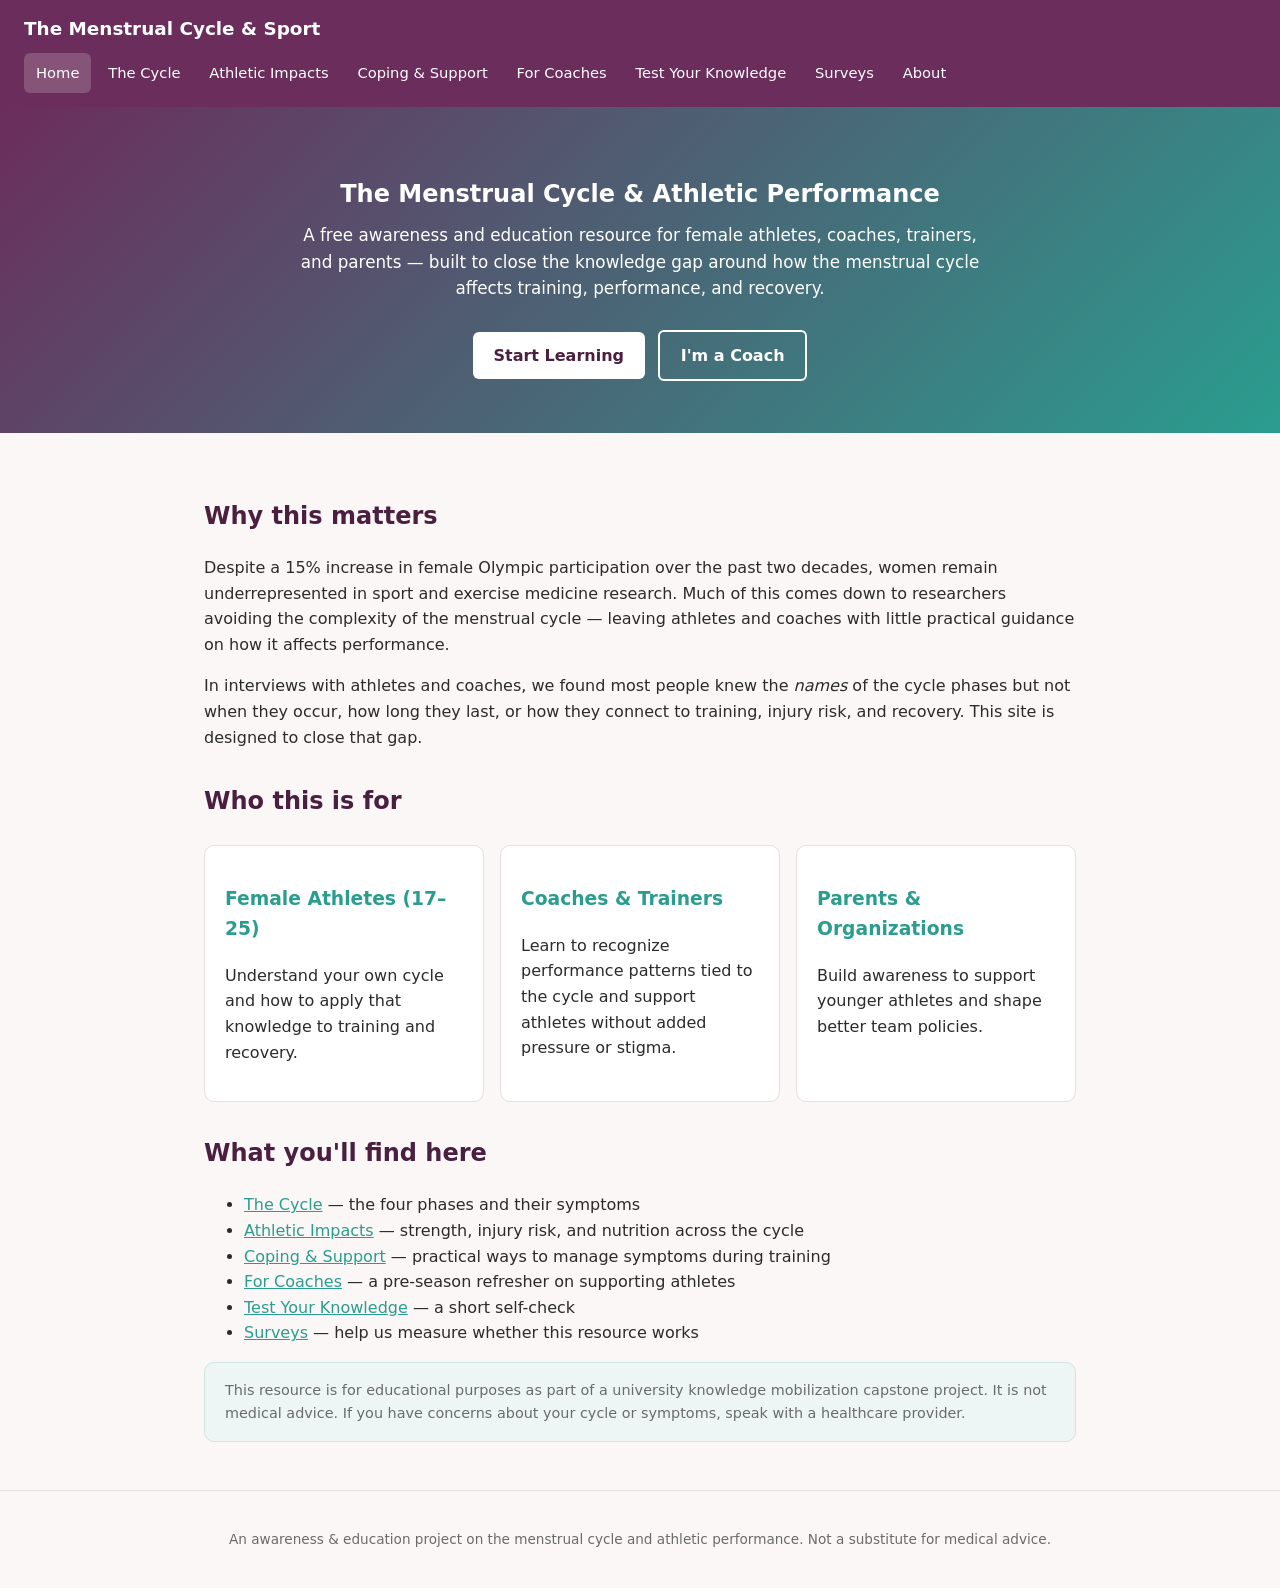
<file: index.html>
<!DOCTYPE html>
<html lang="en">
<head>
  <meta charset="UTF-8" />
  <meta name="viewport" content="width=device-width, initial-scale=1.0" />
  <title>The Menstrual Cycle & Sport | Awareness & Education</title>
  <link rel="stylesheet" href="css/styles.css" />
</head>
<body>
  <header id="site-header" class="site-header"></header>

  <section class="hero">
    <h1>The Menstrual Cycle &amp; Athletic Performance</h1>
    <p>
      A free awareness and education resource for female athletes, coaches, trainers,
      and parents — built to close the knowledge gap around how the menstrual cycle
      affects training, performance, and recovery.
    </p>
    <a class="btn" href="phases.html">Start Learning</a>
    <a class="btn secondary" href="coaches.html">I'm a Coach</a>
  </section>

  <main>
    <h2>Why this matters</h2>
    <p>
      Despite a 15% increase in female Olympic participation over the past two decades,
      women remain underrepresented in sport and exercise medicine research. Much of
      this comes down to researchers avoiding the complexity of the menstrual cycle —
      leaving athletes and coaches with little practical guidance on how it affects
      performance.
    </p>
    <p>
      In interviews with athletes and coaches, we found most people knew the <em>names</em>
      of the cycle phases but not when they occur, how long they last, or how they connect
      to training, injury risk, and recovery. This site is designed to close that gap.
    </p>

    <h2>Who this is for</h2>
    <div class="card-grid">
      <div class="card">
        <h3>Female Athletes (17&ndash;25)</h3>
        <p>Understand your own cycle and how to apply that knowledge to training and recovery.</p>
      </div>
      <div class="card">
        <h3>Coaches &amp; Trainers</h3>
        <p>Learn to recognize performance patterns tied to the cycle and support athletes without added pressure or stigma.</p>
      </div>
      <div class="card">
        <h3>Parents &amp; Organizations</h3>
        <p>Build awareness to support younger athletes and shape better team policies.</p>
      </div>
    </div>

    <h2>What you'll find here</h2>
    <ul>
      <li><a href="phases.html">The Cycle</a> &mdash; the four phases and their symptoms</li>
      <li><a href="impacts.html">Athletic Impacts</a> &mdash; strength, injury risk, and nutrition across the cycle</li>
      <li><a href="coping.html">Coping &amp; Support</a> &mdash; practical ways to manage symptoms during training</li>
      <li><a href="coaches.html">For Coaches</a> &mdash; a pre-season refresher on supporting athletes</li>
      <li><a href="knowledge-check.html">Test Your Knowledge</a> &mdash; a short self-check</li>
      <li><a href="survey.html">Surveys</a> &mdash; help us measure whether this resource works</li>
    </ul>

    <div class="disclaimer">
      This resource is for educational purposes as part of a university knowledge
      mobilization capstone project. It is not medical advice. If you have concerns about
      your cycle or symptoms, speak with a healthcare provider.
    </div>
  </main>

  <footer id="site-footer" class="site-footer"></footer>
  <script src="js/common.js"></script>
</body>
</html>
</file>
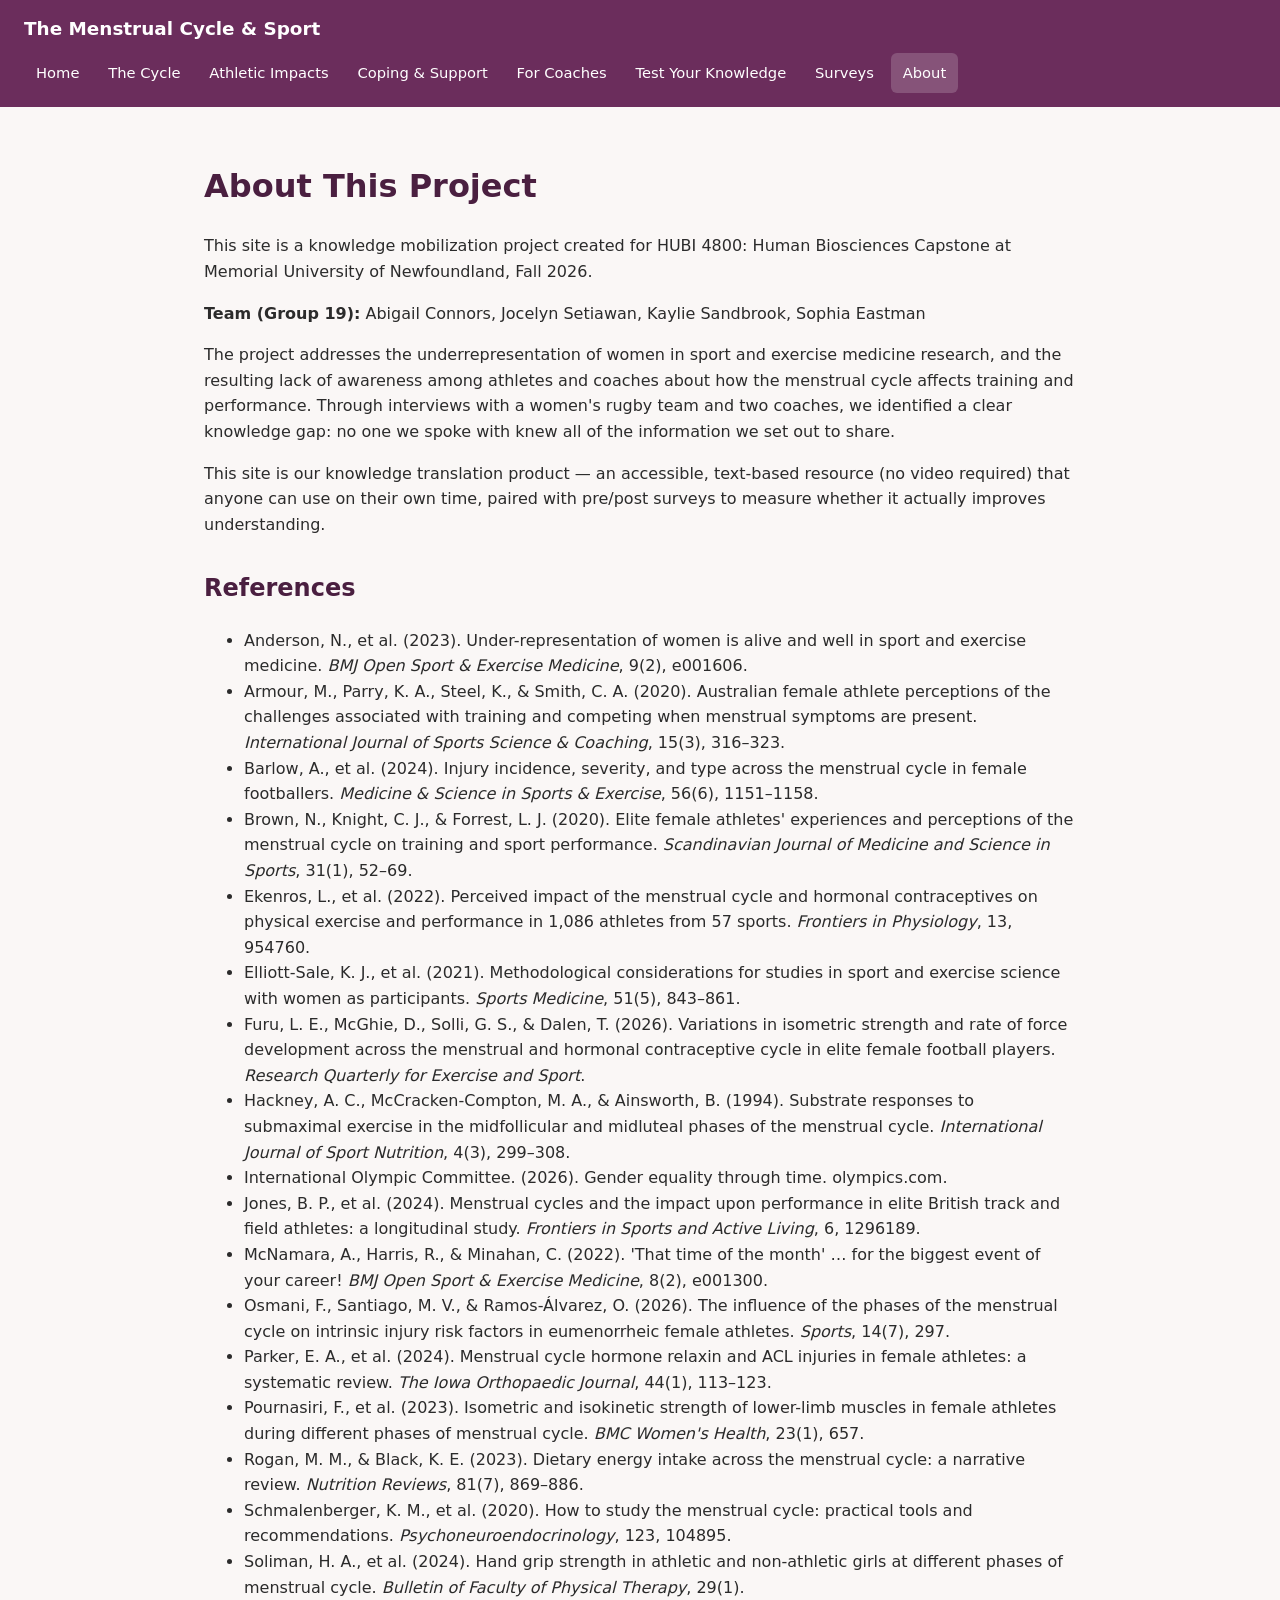
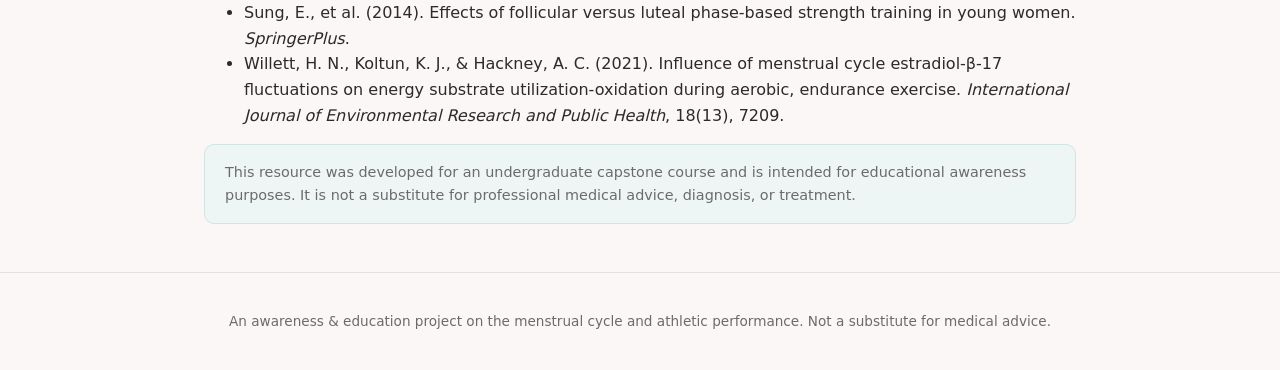
<file: about.html>
<!DOCTYPE html>
<html lang="en">
<head>
  <meta charset="UTF-8" />
  <meta name="viewport" content="width=device-width, initial-scale=1.0" />
  <title>About | The Menstrual Cycle & Sport</title>
  <link rel="stylesheet" href="css/styles.css" />
</head>
<body>
  <header id="site-header" class="site-header"></header>

  <main>
    <h1>About This Project</h1>
    <p>
      This site is a knowledge mobilization project created for HUBI 4800: Human
      Biosciences Capstone at Memorial University of Newfoundland, Fall 2026.
    </p>
    <p>
      <strong>Team (Group 19):</strong> Abigail Connors, Jocelyn Setiawan, Kaylie
      Sandbrook, Sophia Eastman
    </p>
    <p>
      The project addresses the underrepresentation of women in sport and exercise
      medicine research, and the resulting lack of awareness among athletes and coaches
      about how the menstrual cycle affects training and performance. Through interviews
      with a women's rugby team and two coaches, we identified a clear knowledge gap:
      no one we spoke with knew all of the information we set out to share.
    </p>
    <p>
      This site is our knowledge translation product &mdash; an accessible, text-based
      resource (no video required) that anyone can use on their own time, paired with
      pre/post surveys to measure whether it actually improves understanding.
    </p>

    <h2>References</h2>
    <ul>
      <li>Anderson, N., et al. (2023). Under-representation of women is alive and well in sport and exercise medicine. <em>BMJ Open Sport &amp; Exercise Medicine</em>, 9(2), e001606.</li>
      <li>Armour, M., Parry, K. A., Steel, K., &amp; Smith, C. A. (2020). Australian female athlete perceptions of the challenges associated with training and competing when menstrual symptoms are present. <em>International Journal of Sports Science &amp; Coaching</em>, 15(3), 316&ndash;323.</li>
      <li>Barlow, A., et al. (2024). Injury incidence, severity, and type across the menstrual cycle in female footballers. <em>Medicine &amp; Science in Sports &amp; Exercise</em>, 56(6), 1151&ndash;1158.</li>
      <li>Brown, N., Knight, C. J., &amp; Forrest, L. J. (2020). Elite female athletes' experiences and perceptions of the menstrual cycle on training and sport performance. <em>Scandinavian Journal of Medicine and Science in Sports</em>, 31(1), 52&ndash;69.</li>
      <li>Ekenros, L., et al. (2022). Perceived impact of the menstrual cycle and hormonal contraceptives on physical exercise and performance in 1,086 athletes from 57 sports. <em>Frontiers in Physiology</em>, 13, 954760.</li>
      <li>Elliott-Sale, K. J., et al. (2021). Methodological considerations for studies in sport and exercise science with women as participants. <em>Sports Medicine</em>, 51(5), 843&ndash;861.</li>
      <li>Furu, L. E., McGhie, D., Solli, G. S., &amp; Dalen, T. (2026). Variations in isometric strength and rate of force development across the menstrual and hormonal contraceptive cycle in elite female football players. <em>Research Quarterly for Exercise and Sport</em>.</li>
      <li>Hackney, A. C., McCracken-Compton, M. A., &amp; Ainsworth, B. (1994). Substrate responses to submaximal exercise in the midfollicular and midluteal phases of the menstrual cycle. <em>International Journal of Sport Nutrition</em>, 4(3), 299&ndash;308.</li>
      <li>International Olympic Committee. (2026). Gender equality through time. olympics.com.</li>
      <li>Jones, B. P., et al. (2024). Menstrual cycles and the impact upon performance in elite British track and field athletes: a longitudinal study. <em>Frontiers in Sports and Active Living</em>, 6, 1296189.</li>
      <li>McNamara, A., Harris, R., &amp; Minahan, C. (2022). 'That time of the month' &hellip; for the biggest event of your career! <em>BMJ Open Sport &amp; Exercise Medicine</em>, 8(2), e001300.</li>
      <li>Osmani, F., Santiago, M. V., &amp; Ramos-&Aacute;lvarez, O. (2026). The influence of the phases of the menstrual cycle on intrinsic injury risk factors in eumenorrheic female athletes. <em>Sports</em>, 14(7), 297.</li>
      <li>Parker, E. A., et al. (2024). Menstrual cycle hormone relaxin and ACL injuries in female athletes: a systematic review. <em>The Iowa Orthopaedic Journal</em>, 44(1), 113&ndash;123.</li>
      <li>Pournasiri, F., et al. (2023). Isometric and isokinetic strength of lower-limb muscles in female athletes during different phases of menstrual cycle. <em>BMC Women's Health</em>, 23(1), 657.</li>
      <li>Rogan, M. M., &amp; Black, K. E. (2023). Dietary energy intake across the menstrual cycle: a narrative review. <em>Nutrition Reviews</em>, 81(7), 869&ndash;886.</li>
      <li>Schmalenberger, K. M., et al. (2020). How to study the menstrual cycle: practical tools and recommendations. <em>Psychoneuroendocrinology</em>, 123, 104895.</li>
      <li>Soliman, H. A., et al. (2024). Hand grip strength in athletic and non-athletic girls at different phases of menstrual cycle. <em>Bulletin of Faculty of Physical Therapy</em>, 29(1).</li>
      <li>Sung, E., et al. (2014). Effects of follicular versus luteal phase-based strength training in young women. <em>SpringerPlus</em>.</li>
      <li>Willett, H. N., Koltun, K. J., &amp; Hackney, A. C. (2021). Influence of menstrual cycle estradiol-&beta;-17 fluctuations on energy substrate utilization-oxidation during aerobic, endurance exercise. <em>International Journal of Environmental Research and Public Health</em>, 18(13), 7209.</li>
    </ul>

    <div class="disclaimer">
      This resource was developed for an undergraduate capstone course and is intended
      for educational awareness purposes. It is not a substitute for professional medical
      advice, diagnosis, or treatment.
    </div>
  </main>

  <footer id="site-footer" class="site-footer"></footer>
  <script src="js/common.js"></script>
</body>
</html>
</file>
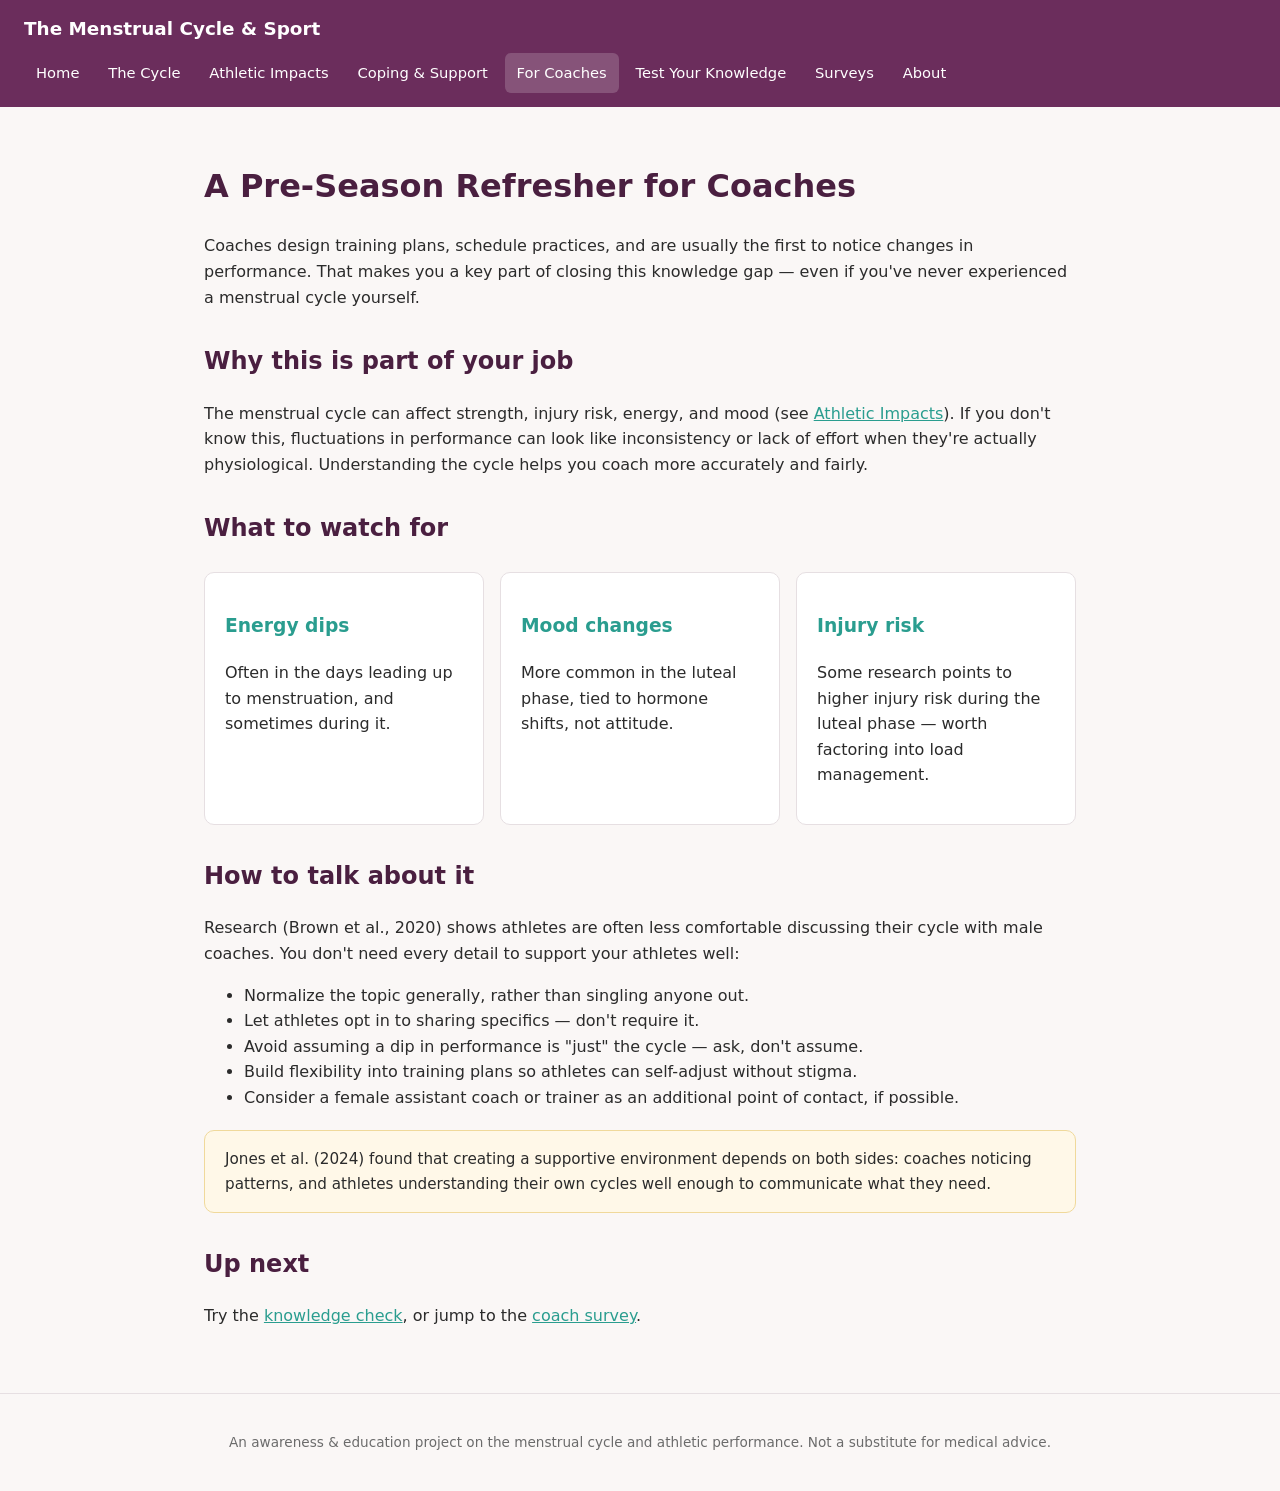
<file: coaches.html>
<!DOCTYPE html>
<html lang="en">
<head>
  <meta charset="UTF-8" />
  <meta name="viewport" content="width=device-width, initial-scale=1.0" />
  <title>For Coaches | The Menstrual Cycle & Sport</title>
  <link rel="stylesheet" href="css/styles.css" />
</head>
<body>
  <header id="site-header" class="site-header"></header>

  <main>
    <h1>A Pre-Season Refresher for Coaches</h1>
    <p>
      Coaches design training plans, schedule practices, and are usually the first to
      notice changes in performance. That makes you a key part of closing this knowledge
      gap &mdash; even if you've never experienced a menstrual cycle yourself.
    </p>

    <h2>Why this is part of your job</h2>
    <p>
      The menstrual cycle can affect strength, injury risk, energy, and mood (see
      <a href="impacts.html">Athletic Impacts</a>). If you don't know this, fluctuations
      in performance can look like inconsistency or lack of effort when they're actually
      physiological. Understanding the cycle helps you coach more accurately and fairly.
    </p>

    <h2>What to watch for</h2>
    <div class="card-grid">
      <div class="card">
        <h3>Energy dips</h3>
        <p>Often in the days leading up to menstruation, and sometimes during it.</p>
      </div>
      <div class="card">
        <h3>Mood changes</h3>
        <p>More common in the luteal phase, tied to hormone shifts, not attitude.</p>
      </div>
      <div class="card">
        <h3>Injury risk</h3>
        <p>Some research points to higher injury risk during the luteal phase &mdash; worth factoring into load management.</p>
      </div>
    </div>

    <h2>How to talk about it</h2>
    <p>
      Research (Brown et al., 2020) shows athletes are often less comfortable discussing
      their cycle with male coaches. You don't need every detail to support your
      athletes well:
    </p>
    <ul>
      <li>Normalize the topic generally, rather than singling anyone out.</li>
      <li>Let athletes opt in to sharing specifics &mdash; don't require it.</li>
      <li>Avoid assuming a dip in performance is "just" the cycle &mdash; ask, don't assume.</li>
      <li>Build flexibility into training plans so athletes can self-adjust without stigma.</li>
      <li>Consider a female assistant coach or trainer as an additional point of contact, if possible.</li>
    </ul>

    <div class="note">
      Jones et al. (2024) found that creating a supportive environment depends on both
      sides: coaches noticing patterns, and athletes understanding their own cycles well
      enough to communicate what they need.
    </div>

    <h2>Up next</h2>
    <p>Try the <a href="knowledge-check.html">knowledge check</a>, or jump to the <a href="survey.html">coach survey</a>.</p>
  </main>

  <footer id="site-footer" class="site-footer"></footer>
  <script src="js/common.js"></script>
</body>
</html>
</file>
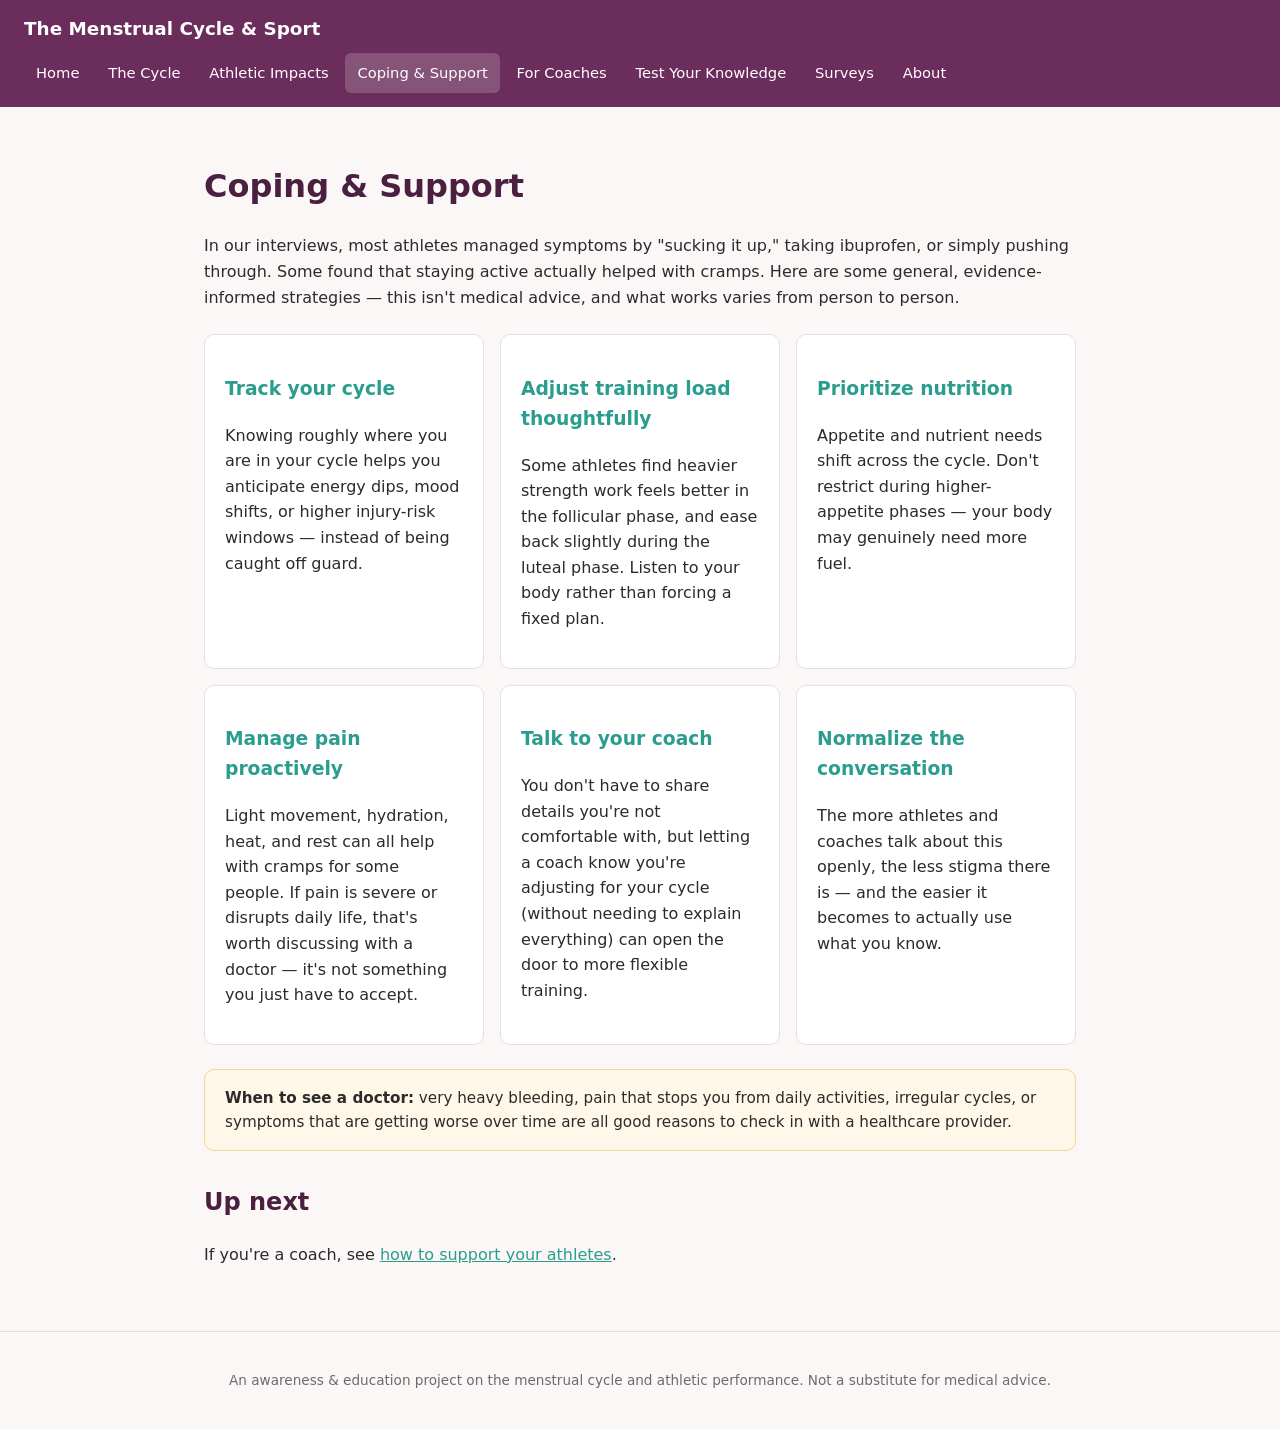
<file: coping.html>
<!DOCTYPE html>
<html lang="en">
<head>
  <meta charset="UTF-8" />
  <meta name="viewport" content="width=device-width, initial-scale=1.0" />
  <title>Coping & Support | The Menstrual Cycle & Sport</title>
  <link rel="stylesheet" href="css/styles.css" />
</head>
<body>
  <header id="site-header" class="site-header"></header>

  <main>
    <h1>Coping &amp; Support</h1>
    <p>
      In our interviews, most athletes managed symptoms by "sucking it up," taking
      ibuprofen, or simply pushing through. Some found that staying active actually
      helped with cramps. Here are some general, evidence-informed strategies &mdash;
      this isn't medical advice, and what works varies from person to person.
    </p>

    <div class="card-grid">
      <div class="card">
        <h3>Track your cycle</h3>
        <p>
          Knowing roughly where you are in your cycle helps you anticipate energy dips,
          mood shifts, or higher injury-risk windows &mdash; instead of being caught off guard.
        </p>
      </div>
      <div class="card">
        <h3>Adjust training load thoughtfully</h3>
        <p>
          Some athletes find heavier strength work feels better in the follicular phase,
          and ease back slightly during the luteal phase. Listen to your body rather than
          forcing a fixed plan.
        </p>
      </div>
      <div class="card">
        <h3>Prioritize nutrition</h3>
        <p>
          Appetite and nutrient needs shift across the cycle. Don't restrict during
          higher-appetite phases &mdash; your body may genuinely need more fuel.
        </p>
      </div>
      <div class="card">
        <h3>Manage pain proactively</h3>
        <p>
          Light movement, hydration, heat, and rest can all help with cramps for some
          people. If pain is severe or disrupts daily life, that's worth discussing with
          a doctor &mdash; it's not something you just have to accept.
        </p>
      </div>
      <div class="card">
        <h3>Talk to your coach</h3>
        <p>
          You don't have to share details you're not comfortable with, but letting a
          coach know you're adjusting for your cycle (without needing to explain
          everything) can open the door to more flexible training.
        </p>
      </div>
      <div class="card">
        <h3>Normalize the conversation</h3>
        <p>
          The more athletes and coaches talk about this openly, the less stigma there is
          &mdash; and the easier it becomes to actually use what you know.
        </p>
      </div>
    </div>

    <div class="note">
      <strong>When to see a doctor:</strong> very heavy bleeding, pain that stops you
      from daily activities, irregular cycles, or symptoms that are getting worse over
      time are all good reasons to check in with a healthcare provider.
    </div>

    <h2>Up next</h2>
    <p>If you're a coach, see <a href="coaches.html">how to support your athletes</a>.</p>
  </main>

  <footer id="site-footer" class="site-footer"></footer>
  <script src="js/common.js"></script>
</body>
</html>
</file>
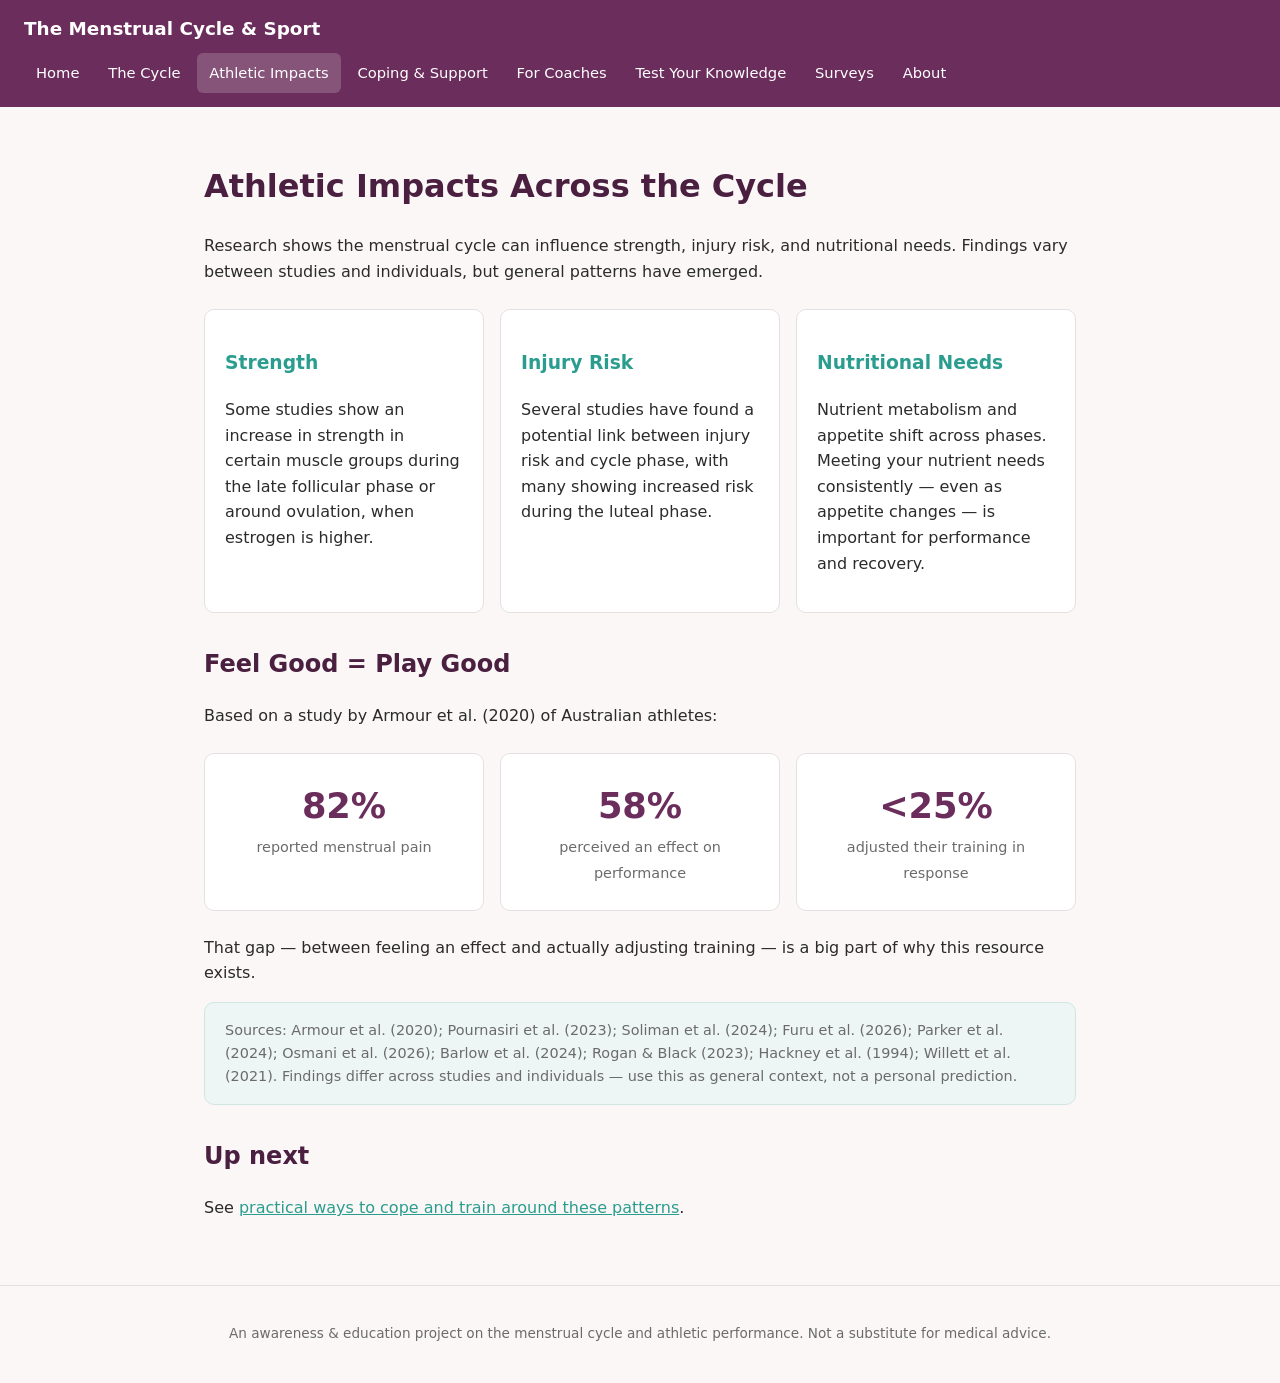
<file: impacts.html>
<!DOCTYPE html>
<html lang="en">
<head>
  <meta charset="UTF-8" />
  <meta name="viewport" content="width=device-width, initial-scale=1.0" />
  <title>Athletic Impacts | The Menstrual Cycle & Sport</title>
  <link rel="stylesheet" href="css/styles.css" />
</head>
<body>
  <header id="site-header" class="site-header"></header>

  <main>
    <h1>Athletic Impacts Across the Cycle</h1>
    <p>
      Research shows the menstrual cycle can influence strength, injury risk, and
      nutritional needs. Findings vary between studies and individuals, but general
      patterns have emerged.
    </p>

    <div class="card-grid">
      <div class="card">
        <h3>Strength</h3>
        <p>
          Some studies show an increase in strength in certain muscle groups during the
          late follicular phase or around ovulation, when estrogen is higher.
        </p>
      </div>
      <div class="card">
        <h3>Injury Risk</h3>
        <p>
          Several studies have found a potential link between injury risk and cycle
          phase, with many showing increased risk during the luteal phase.
        </p>
      </div>
      <div class="card">
        <h3>Nutritional Needs</h3>
        <p>
          Nutrient metabolism and appetite shift across phases. Meeting your nutrient
          needs consistently &mdash; even as appetite changes &mdash; is important for
          performance and recovery.
        </p>
      </div>
    </div>

    <h2>Feel Good = Play Good</h2>
    <p>Based on a study by Armour et al. (2020) of Australian athletes:</p>
    <div class="stat-grid">
      <div class="stat">
        <span class="num">82%</span>
        <span class="label">reported menstrual pain</span>
      </div>
      <div class="stat">
        <span class="num">58%</span>
        <span class="label">perceived an effect on performance</span>
      </div>
      <div class="stat">
        <span class="num">&lt;25%</span>
        <span class="label">adjusted their training in response</span>
      </div>
    </div>
    <p>
      That gap &mdash; between feeling an effect and actually adjusting training &mdash;
      is a big part of why this resource exists.
    </p>

    <p class="disclaimer">
      Sources: Armour et al. (2020); Pournasiri et al. (2023); Soliman et al. (2024);
      Furu et al. (2026); Parker et al. (2024); Osmani et al. (2026); Barlow et al. (2024);
      Rogan &amp; Black (2023); Hackney et al. (1994); Willett et al. (2021).
      Findings differ across studies and individuals &mdash; use this as general context,
      not a personal prediction.
    </p>

    <h2>Up next</h2>
    <p>See <a href="coping.html">practical ways to cope and train around these patterns</a>.</p>
  </main>

  <footer id="site-footer" class="site-footer"></footer>
  <script src="js/common.js"></script>
</body>
</html>
</file>
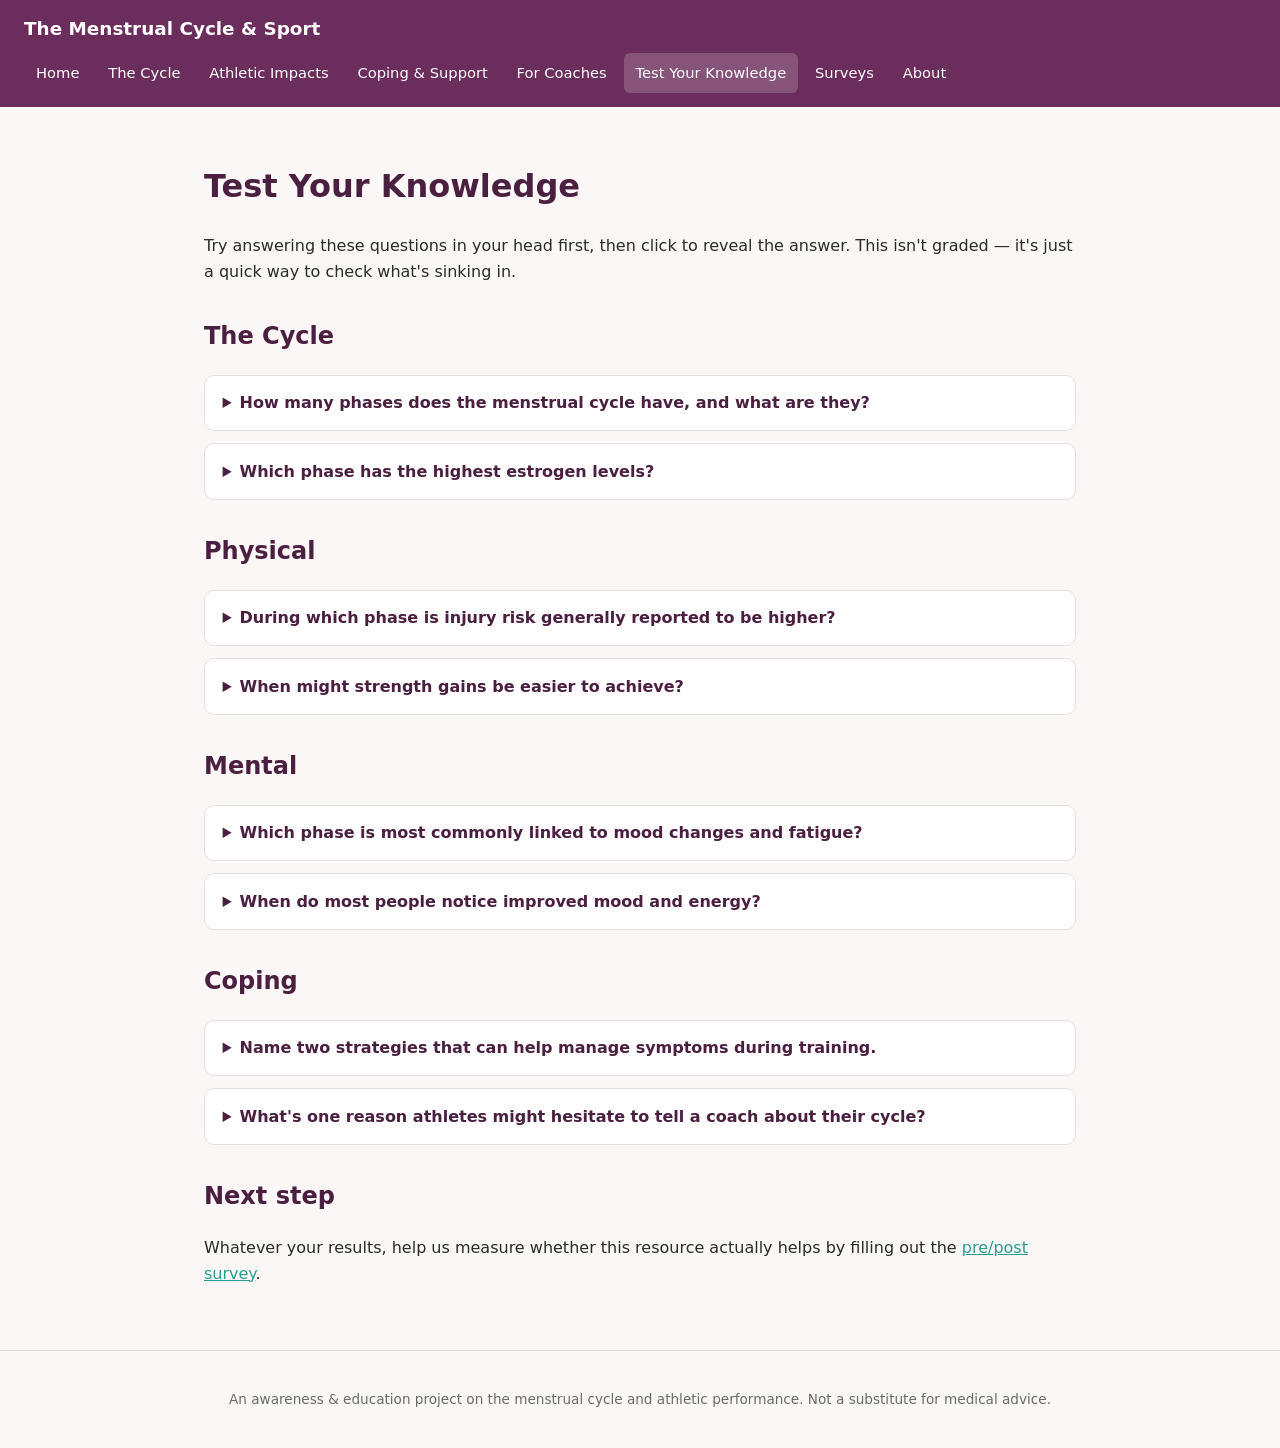
<file: knowledge-check.html>
<!DOCTYPE html>
<html lang="en">
<head>
  <meta charset="UTF-8" />
  <meta name="viewport" content="width=device-width, initial-scale=1.0" />
  <title>Test Your Knowledge | The Menstrual Cycle & Sport</title>
  <link rel="stylesheet" href="css/styles.css" />
</head>
<body>
  <header id="site-header" class="site-header"></header>

  <main>
    <h1>Test Your Knowledge</h1>
    <p>
      Try answering these questions in your head first, then click to reveal the answer.
      This isn't graded &mdash; it's just a quick way to check what's sinking in.
    </p>

    <h2>The Cycle</h2>
    <details>
      <summary>How many phases does the menstrual cycle have, and what are they?</summary>
      <p>Four: the menstrual phase, follicular phase, ovulation, and the luteal phase.</p>
    </details>
    <details>
      <summary>Which phase has the highest estrogen levels?</summary>
      <p>Estrogen peaks right before ovulation.</p>
    </details>

    <h2>Physical</h2>
    <details>
      <summary>During which phase is injury risk generally reported to be higher?</summary>
      <p>The luteal phase, according to several studies &mdash; see <a href="impacts.html">Athletic Impacts</a>.</p>
    </details>
    <details>
      <summary>When might strength gains be easier to achieve?</summary>
      <p>The late follicular phase or around ovulation, when estrogen is higher.</p>
    </details>

    <h2>Mental</h2>
    <details>
      <summary>Which phase is most commonly linked to mood changes and fatigue?</summary>
      <p>The luteal phase, due to rising progesterone and shifting estrogen.</p>
    </details>
    <details>
      <summary>When do most people notice improved mood and energy?</summary>
      <p>During the follicular phase, as estrogen gradually rises.</p>
    </details>

    <h2>Coping</h2>
    <details>
      <summary>Name two strategies that can help manage symptoms during training.</summary>
      <p>
        Examples: cycle tracking, adjusting training load, prioritizing nutrition,
        proactive pain management, and open communication with a coach. See
        <a href="coping.html">Coping &amp; Support</a> for more.
      </p>
    </details>
    <details>
      <summary>What's one reason athletes might hesitate to tell a coach about their cycle?</summary>
      <p>
        Stigma, discomfort discussing it with a male coach, or fear it will be seen as
        an excuse rather than useful information (Brown et al., 2020).
      </p>
    </details>

    <h2>Next step</h2>
    <p>
      Whatever your results, help us measure whether this resource actually helps by
      filling out the <a href="survey.html">pre/post survey</a>.
    </p>
  </main>

  <footer id="site-footer" class="site-footer"></footer>
  <script src="js/common.js"></script>
</body>
</html>
</file>
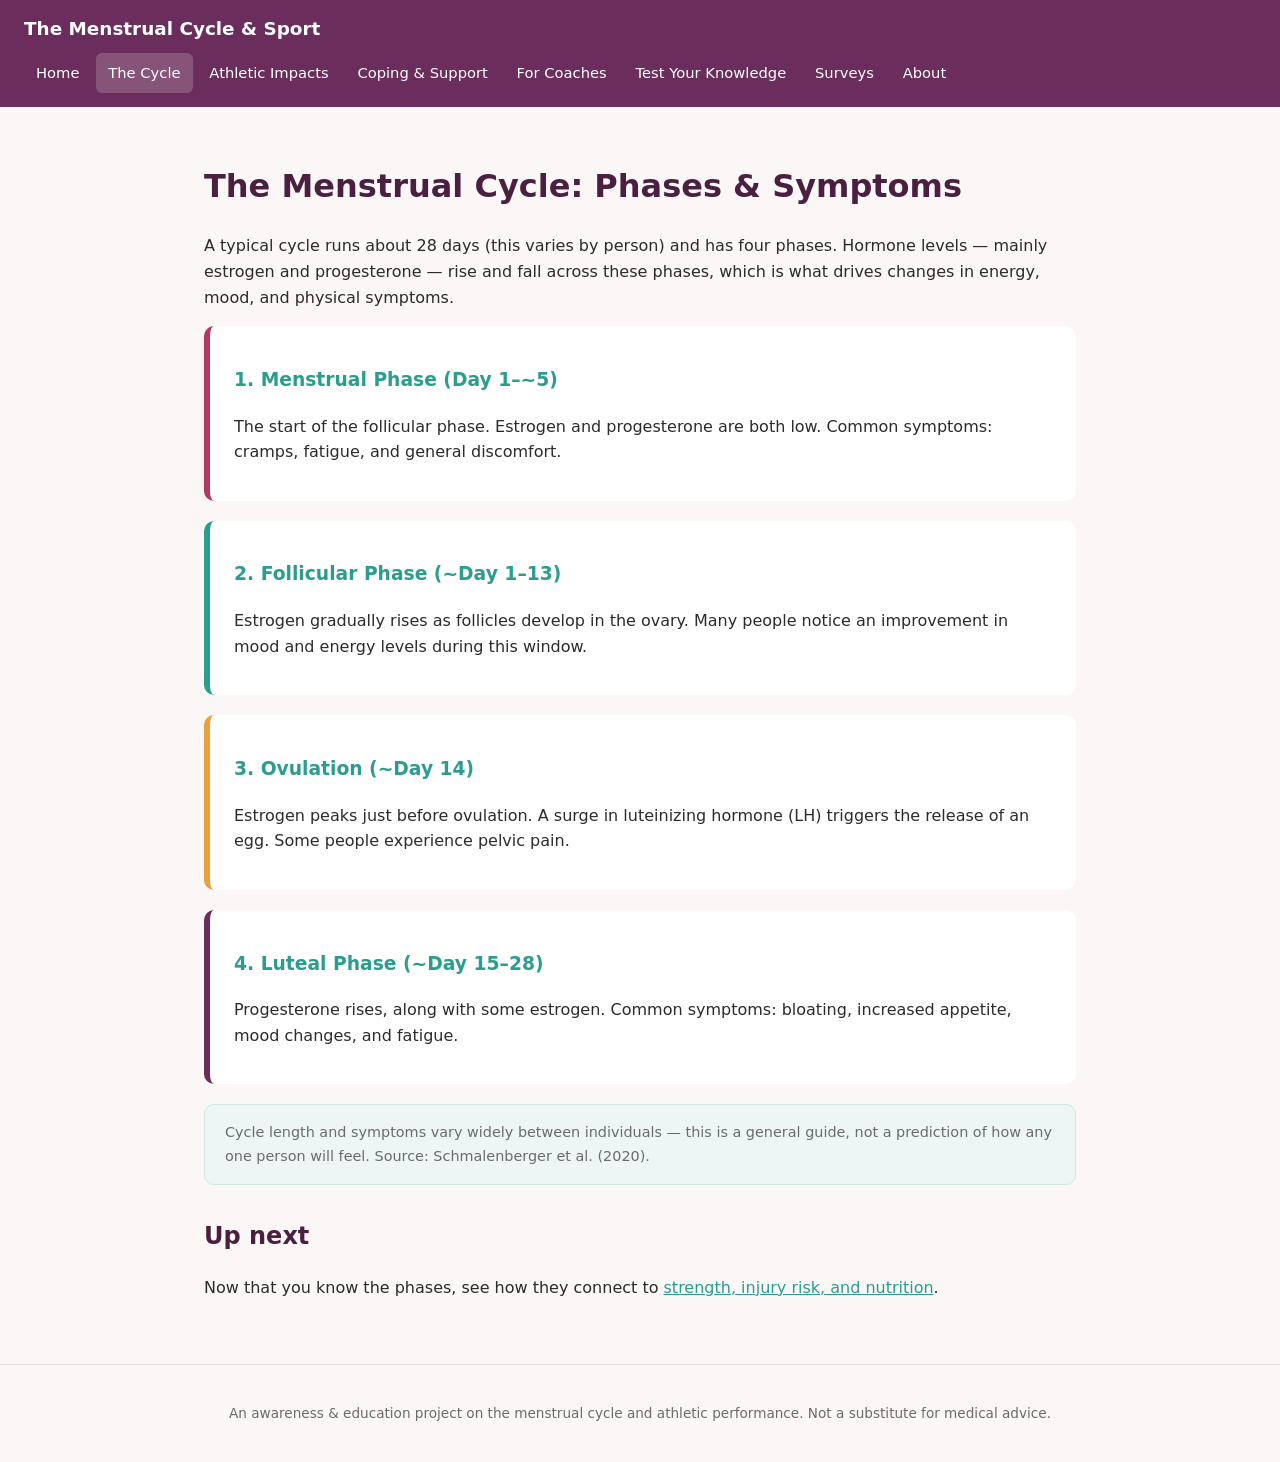
<file: phases.html>
<!DOCTYPE html>
<html lang="en">
<head>
  <meta charset="UTF-8" />
  <meta name="viewport" content="width=device-width, initial-scale=1.0" />
  <title>The Cycle | The Menstrual Cycle & Sport</title>
  <link rel="stylesheet" href="css/styles.css" />
</head>
<body>
  <header id="site-header" class="site-header"></header>

  <main>
    <h1>The Menstrual Cycle: Phases &amp; Symptoms</h1>
    <p>
      A typical cycle runs about 28 days (this varies by person) and has four phases.
      Hormone levels &mdash; mainly estrogen and progesterone &mdash; rise and fall across
      these phases, which is what drives changes in energy, mood, and physical symptoms.
    </p>

    <div class="phase-card menstrual">
      <h3>1. Menstrual Phase (Day 1&ndash;~5)</h3>
      <p>
        The start of the follicular phase. Estrogen and progesterone are both low.
        Common symptoms: cramps, fatigue, and general discomfort.
      </p>
    </div>

    <div class="phase-card follicular">
      <h3>2. Follicular Phase (~Day 1&ndash;13)</h3>
      <p>
        Estrogen gradually rises as follicles develop in the ovary. Many people notice
        an improvement in mood and energy levels during this window.
      </p>
    </div>

    <div class="phase-card ovulation">
      <h3>3. Ovulation (~Day 14)</h3>
      <p>
        Estrogen peaks just before ovulation. A surge in luteinizing hormone (LH)
        triggers the release of an egg. Some people experience pelvic pain.
      </p>
    </div>

    <div class="phase-card luteal">
      <h3>4. Luteal Phase (~Day 15&ndash;28)</h3>
      <p>
        Progesterone rises, along with some estrogen. Common symptoms: bloating,
        increased appetite, mood changes, and fatigue.
      </p>
    </div>

    <p class="disclaimer">
      Cycle length and symptoms vary widely between individuals &mdash; this is a general
      guide, not a prediction of how any one person will feel.
      Source: Schmalenberger et al. (2020).
    </p>

    <h2>Up next</h2>
    <p>
      Now that you know the phases, see how they connect to
      <a href="impacts.html">strength, injury risk, and nutrition</a>.
    </p>
  </main>

  <footer id="site-footer" class="site-footer"></footer>
  <script src="js/common.js"></script>
</body>
</html>
</file>
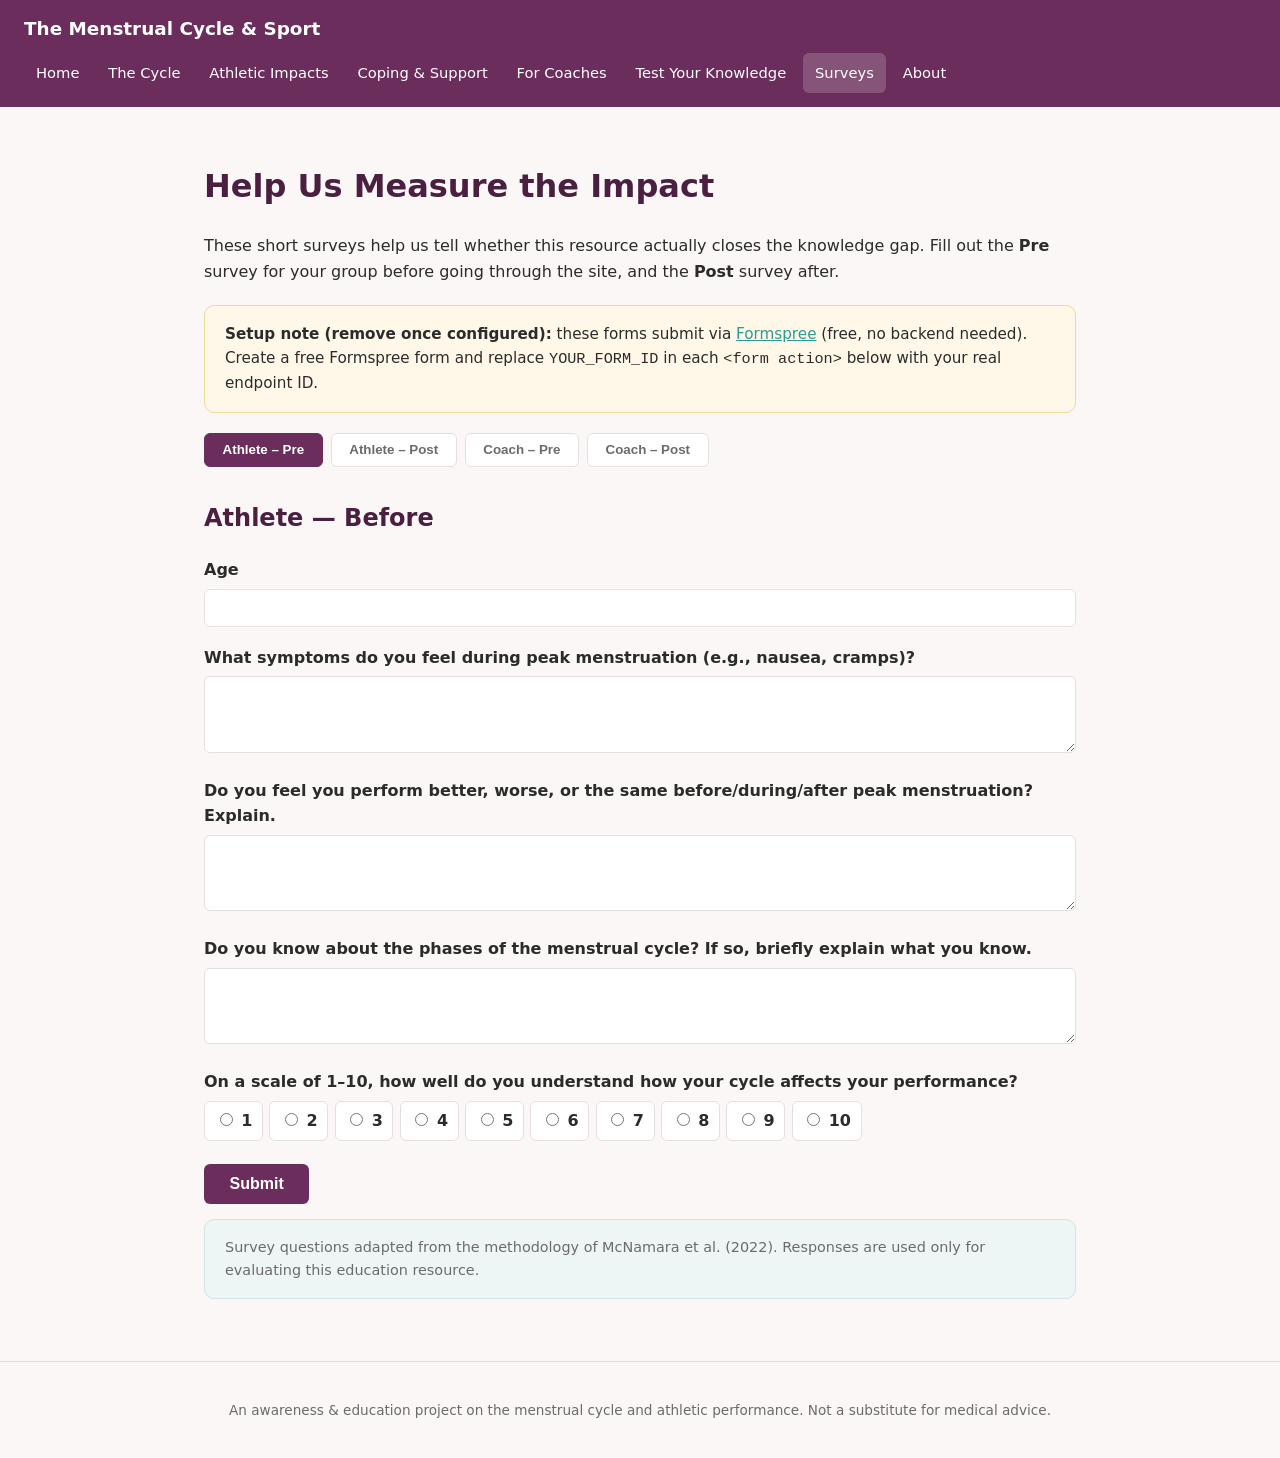
<file: survey.html>
<!DOCTYPE html>
<html lang="en">
<head>
  <meta charset="UTF-8" />
  <meta name="viewport" content="width=device-width, initial-scale=1.0" />
  <title>Surveys | The Menstrual Cycle & Sport</title>
  <link rel="stylesheet" href="css/styles.css" />
</head>
<body>
  <header id="site-header" class="site-header"></header>

  <main>
    <h1>Help Us Measure the Impact</h1>
    <p>
      These short surveys help us tell whether this resource actually closes the
      knowledge gap. Fill out the <strong>Pre</strong> survey for your group before
      going through the site, and the <strong>Post</strong> survey after.
    </p>

    <div class="note">
      <strong>Setup note (remove once configured):</strong> these forms submit via
      <a href="https://formspree.io" target="_blank">Formspree</a> (free, no backend
      needed). Create a free Formspree form and replace <code>YOUR_FORM_ID</code> in
      each <code>&lt;form action&gt;</code> below with your real endpoint ID.
    </div>

    <div class="tab-wrapper">
      <div class="tabs">
        <button class="tab-btn active" data-target="panel-athlete-pre">Athlete &ndash; Pre</button>
        <button class="tab-btn" data-target="panel-athlete-post">Athlete &ndash; Post</button>
        <button class="tab-btn" data-target="panel-coach-pre">Coach &ndash; Pre</button>
        <button class="tab-btn" data-target="panel-coach-post">Coach &ndash; Post</button>
      </div>

      <!-- ATHLETE PRE -->
      <div id="panel-athlete-pre" class="tab-panel active">
        <h2>Athlete &mdash; Before</h2>
        <form class="survey-form" action="https://formspree.io/f/YOUR_FORM_ID" method="POST">
          <input type="hidden" name="survey_type" value="Athlete - Pre" />
          <div class="field">
            <label>Age</label>
            <input type="text" name="age" required />
          </div>
          <div class="field">
            <label>What symptoms do you feel during peak menstruation (e.g., nausea, cramps)?</label>
            <textarea name="symptoms" rows="3" required></textarea>
          </div>
          <div class="field">
            <label>Do you feel you perform better, worse, or the same before/during/after peak menstruation? Explain.</label>
            <textarea name="performance_perception" rows="3" required></textarea>
          </div>
          <div class="field">
            <label>Do you know about the phases of the menstrual cycle? If so, briefly explain what you know.</label>
            <textarea name="phase_knowledge" rows="3" required></textarea>
          </div>
          <div class="field">
            <label>On a scale of 1&ndash;10, how well do you understand how your cycle affects your performance?</label>
            <div class="scale-placeholder" data-name="understanding_scale"></div>
          </div>
          <button type="submit" class="submit-btn">Submit</button>
          <div class="form-status"></div>
        </form>
      </div>

      <!-- ATHLETE POST -->
      <div id="panel-athlete-post" class="tab-panel">
        <h2>Athlete &mdash; After</h2>
        <form class="survey-form" action="https://formspree.io/f/YOUR_FORM_ID" method="POST">
          <input type="hidden" name="survey_type" value="Athlete - Post" />
          <div class="field">
            <label>Age</label>
            <input type="text" name="age" required />
          </div>
          <div class="field">
            <label>Did you change your training regime to help with symptoms? If so, how &mdash; and did it help?</label>
            <textarea name="training_change" rows="3" required></textarea>
          </div>
          <div class="field">
            <label>Did different training techniques help alleviate performance pressure while on your cycle?</label>
            <textarea name="technique_effectiveness" rows="3" required></textarea>
          </div>
          <div class="field">
            <label>On a scale of 1&ndash;10, how well do you now understand why you perform/train the way you do during your cycle?</label>
            <div class="scale-placeholder" data-name="understanding_scale_post"></div>
          </div>
          <div class="field">
            <label>On a scale of 1&ndash;10, how helpful was this resource overall?</label>
            <div class="scale-placeholder" data-name="helpfulness_scale"></div>
          </div>
          <div class="field">
            <label>Any additional comments?</label>
            <textarea name="comments" rows="2"></textarea>
          </div>
          <button type="submit" class="submit-btn">Submit</button>
          <div class="form-status"></div>
        </form>
      </div>

      <!-- COACH PRE -->
      <div id="panel-coach-pre" class="tab-panel">
        <h2>Coach &mdash; Before</h2>
        <form class="survey-form" action="https://formspree.io/f/YOUR_FORM_ID" method="POST">
          <input type="hidden" name="survey_type" value="Coach - Pre" />
          <div class="field">
            <label>How many years have you been coaching?</label>
            <input type="text" name="years_coaching" required />
          </div>
          <div class="field">
            <label>What do you currently know about the menstrual cycle and its phases?</label>
            <textarea name="phase_knowledge" rows="3" required></textarea>
          </div>
          <div class="field">
            <label>Have you noticed performance differences in your athletes that you couldn't explain?</label>
            <textarea name="unexplained_performance" rows="3" required></textarea>
          </div>
          <div class="field">
            <label>On a scale of 1&ndash;10, how confident are you in supporting athletes through their cycle?</label>
            <div class="scale-placeholder" data-name="confidence_scale"></div>
          </div>
          <button type="submit" class="submit-btn">Submit</button>
          <div class="form-status"></div>
        </form>
      </div>

      <!-- COACH POST -->
      <div id="panel-coach-post" class="tab-panel">
        <h2>Coach &mdash; After</h2>
        <form class="survey-form" action="https://formspree.io/f/YOUR_FORM_ID" method="POST">
          <input type="hidden" name="survey_type" value="Coach - Post" />
          <div class="field">
            <label>How many years have you been coaching?</label>
            <input type="text" name="years_coaching" required />
          </div>
          <div class="field">
            <label>Have you observed any significant differences in athlete performance over this period? Describe.</label>
            <textarea name="observed_differences" rows="3" required></textarea>
          </div>
          <div class="field">
            <label>Optional: record quick task results you observed (time to fatigue, sprint time, grip strength, etc.)</label>
            <textarea name="quick_task_results" rows="3"></textarea>
          </div>
          <div class="field">
            <label>On a scale of 1&ndash;10, how confident are you now in supporting athletes through their cycle?</label>
            <div class="scale-placeholder" data-name="confidence_scale_post"></div>
          </div>
          <div class="field">
            <label>On a scale of 1&ndash;10, how helpful was this resource overall?</label>
            <div class="scale-placeholder" data-name="helpfulness_scale"></div>
          </div>
          <div class="field">
            <label>Any additional comments?</label>
            <textarea name="comments" rows="2"></textarea>
          </div>
          <button type="submit" class="submit-btn">Submit</button>
          <div class="form-status"></div>
        </form>
      </div>
    </div>

    <p class="disclaimer">
      Survey questions adapted from the methodology of McNamara et al. (2022).
      Responses are used only for evaluating this education resource.
    </p>
  </main>

  <footer id="site-footer" class="site-footer"></footer>
  <script src="js/common.js"></script>
  <script src="js/survey.js"></script>
</body>
</html>
</file>
<file: css/styles.css>
:root {
  --plum: #6b2d5c;
  --plum-dark: #4a1f40;
  --teal: #2a9d8f;
  --bg: #faf7f6;
  --card: #ffffff;
  --text: #2b2b2b;
  --muted: #6b6b6b;
  --border: #e6dfe2;
  --radius: 10px;
}

* { box-sizing: border-box; }

body {
  margin: 0;
  font-family: "Segoe UI", system-ui, -apple-system, sans-serif;
  background: var(--bg);
  color: var(--text);
  line-height: 1.6;
}

header.site-header {
  background: var(--plum);
  color: #fff;
  padding: 0.9rem 1.5rem;
  display: flex;
  align-items: center;
  justify-content: space-between;
  flex-wrap: wrap;
  gap: 0.6rem;
}

header.site-header .brand {
  font-weight: 700;
  font-size: 1.15rem;
  text-decoration: none;
  color: #fff;
}

nav.site-nav {
  display: flex;
  gap: 0.3rem;
  flex-wrap: wrap;
}

nav.site-nav a {
  color: #fff;
  text-decoration: none;
  padding: 0.5rem 0.75rem;
  border-radius: 6px;
  font-size: 0.92rem;
}

nav.site-nav a:hover,
nav.site-nav a.active {
  background: rgba(255, 255, 255, 0.18);
}

main {
  max-width: 920px;
  margin: 0 auto;
  padding: 2rem 1.5rem 3rem;
}

h1 { color: var(--plum-dark); }
h2 { color: var(--plum-dark); margin-top: 2rem; }
h3 { color: var(--teal); }

a { color: var(--teal); }

.hero {
  background: linear-gradient(135deg, var(--plum), var(--teal));
  color: #fff;
  padding: 3rem 1.5rem;
  text-align: center;
}

.hero h1 { color: #fff; margin-bottom: 0.5rem; }
.hero p { max-width: 700px; margin: 0 auto 1.5rem; font-size: 1.05rem; }

.btn {
  display: inline-block;
  background: #fff;
  color: var(--plum-dark);
  padding: 0.65rem 1.3rem;
  border-radius: 6px;
  text-decoration: none;
  font-weight: 600;
  margin: 0.25rem;
}
.btn:hover { background: #f0ebe8; }

.btn.secondary {
  background: transparent;
  border: 2px solid #fff;
  color: #fff;
}

.card-grid {
  display: grid;
  grid-template-columns: repeat(auto-fit, minmax(220px, 1fr));
  gap: 1rem;
  margin: 1.5rem 0;
}

.card {
  background: var(--card);
  border: 1px solid var(--border);
  border-radius: var(--radius);
  padding: 1.25rem;
}

.phase-card {
  background: var(--card);
  border-left: 6px solid var(--teal);
  border-radius: var(--radius);
  padding: 1.25rem 1.5rem;
  margin-bottom: 1.25rem;
}

.phase-card.menstrual { border-left-color: #b23a5e; }
.phase-card.follicular { border-left-color: #2a9d8f; }
.phase-card.ovulation { border-left-color: #e9a23b; }
.phase-card.luteal { border-left-color: #6b2d5c; }

.stat-grid {
  display: grid;
  grid-template-columns: repeat(auto-fit, minmax(160px, 1fr));
  gap: 1rem;
  text-align: center;
  margin: 1.5rem 0;
}

.stat {
  background: var(--card);
  border: 1px solid var(--border);
  border-radius: var(--radius);
  padding: 1.5rem 1rem;
}

.stat .num {
  font-size: 2.2rem;
  font-weight: 700;
  color: var(--plum);
  display: block;
}

.stat .label { color: var(--muted); font-size: 0.9rem; }

details {
  background: var(--card);
  border: 1px solid var(--border);
  border-radius: var(--radius);
  padding: 0.9rem 1.1rem;
  margin-bottom: 0.75rem;
}

details summary {
  font-weight: 600;
  cursor: pointer;
  color: var(--plum-dark);
}

details[open] summary { color: var(--teal); }

.tabs {
  display: flex;
  gap: 0.5rem;
  margin-bottom: 1.25rem;
  flex-wrap: wrap;
}

.tab-btn {
  background: var(--card);
  border: 1px solid var(--border);
  border-radius: 6px;
  padding: 0.55rem 1.1rem;
  cursor: pointer;
  font-weight: 600;
  color: var(--muted);
}

.tab-btn.active {
  background: var(--plum);
  color: #fff;
  border-color: var(--plum);
}

.tab-panel { display: none; }
.tab-panel.active { display: block; }

form.survey-form .field {
  margin-bottom: 1.1rem;
}

form.survey-form label {
  display: block;
  font-weight: 600;
  margin-bottom: 0.35rem;
}

form.survey-form input[type="text"],
form.survey-form input[type="email"],
form.survey-form textarea,
form.survey-form select {
  width: 100%;
  padding: 0.55rem 0.7rem;
  border: 1px solid var(--border);
  border-radius: 6px;
  font-family: inherit;
  font-size: 1rem;
}

.scale {
  display: flex;
  gap: 0.4rem;
  flex-wrap: wrap;
}

.scale label {
  display: flex;
  align-items: center;
  gap: 0.3rem;
  font-weight: 400;
  background: var(--card);
  border: 1px solid var(--border);
  border-radius: 6px;
  padding: 0.4rem 0.6rem;
}

.submit-btn {
  background: var(--plum);
  color: #fff;
  border: none;
  padding: 0.7rem 1.6rem;
  border-radius: 6px;
  font-weight: 600;
  cursor: pointer;
  font-size: 1rem;
}
.submit-btn:hover { background: var(--plum-dark); }

.note {
  background: #fff8e8;
  border: 1px solid #f0d99b;
  border-radius: var(--radius);
  padding: 1rem 1.25rem;
  margin: 1.25rem 0;
  font-size: 0.95rem;
}

.disclaimer {
  background: #eef6f5;
  border: 1px solid #cfe6e3;
  border-radius: var(--radius);
  padding: 1rem 1.25rem;
  font-size: 0.9rem;
  color: var(--muted);
}

footer.site-footer {
  text-align: center;
  padding: 1.5rem;
  color: var(--muted);
  font-size: 0.85rem;
  border-top: 1px solid var(--border);
}

.success-box {
  background: #e8f6ef;
  border: 1px solid #b7e3cc;
  border-radius: var(--radius);
  padding: 1.25rem;
  text-align: center;
  font-weight: 600;
  color: #1f6b47;
}
</file>
